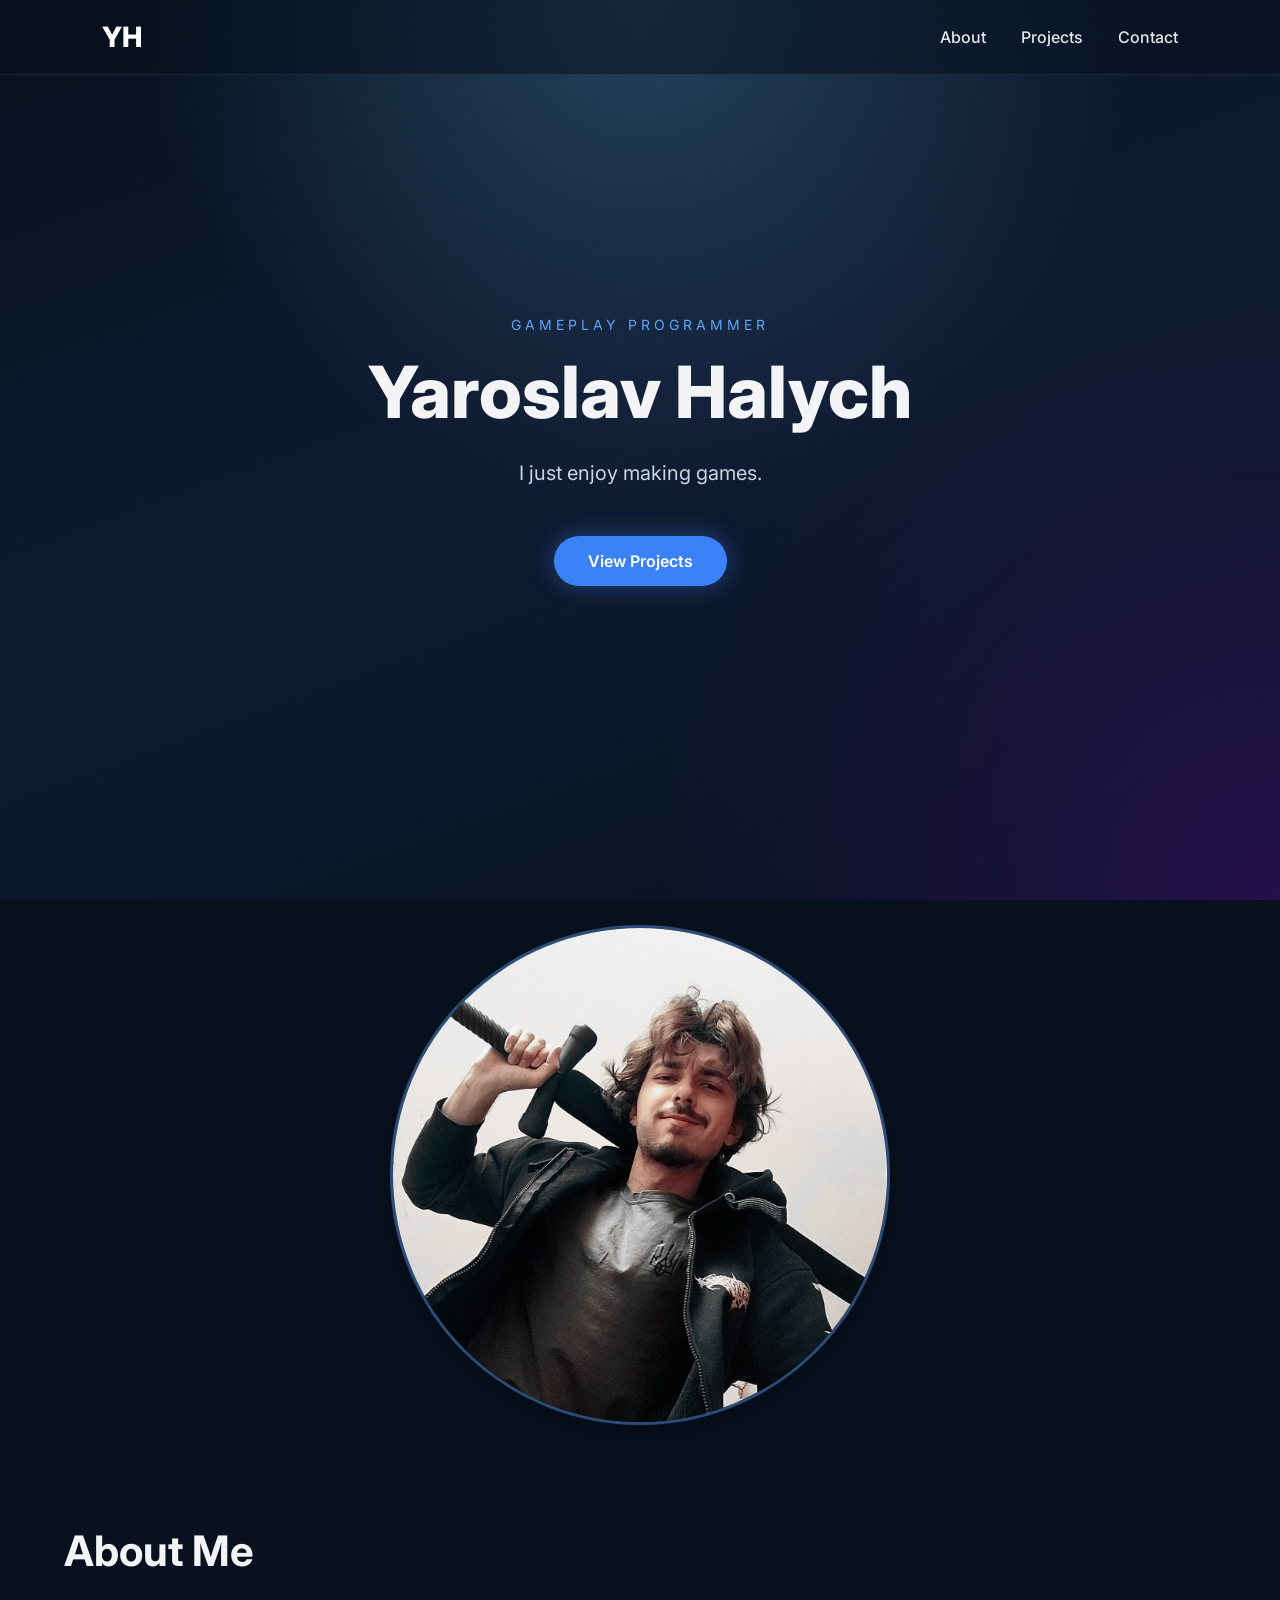
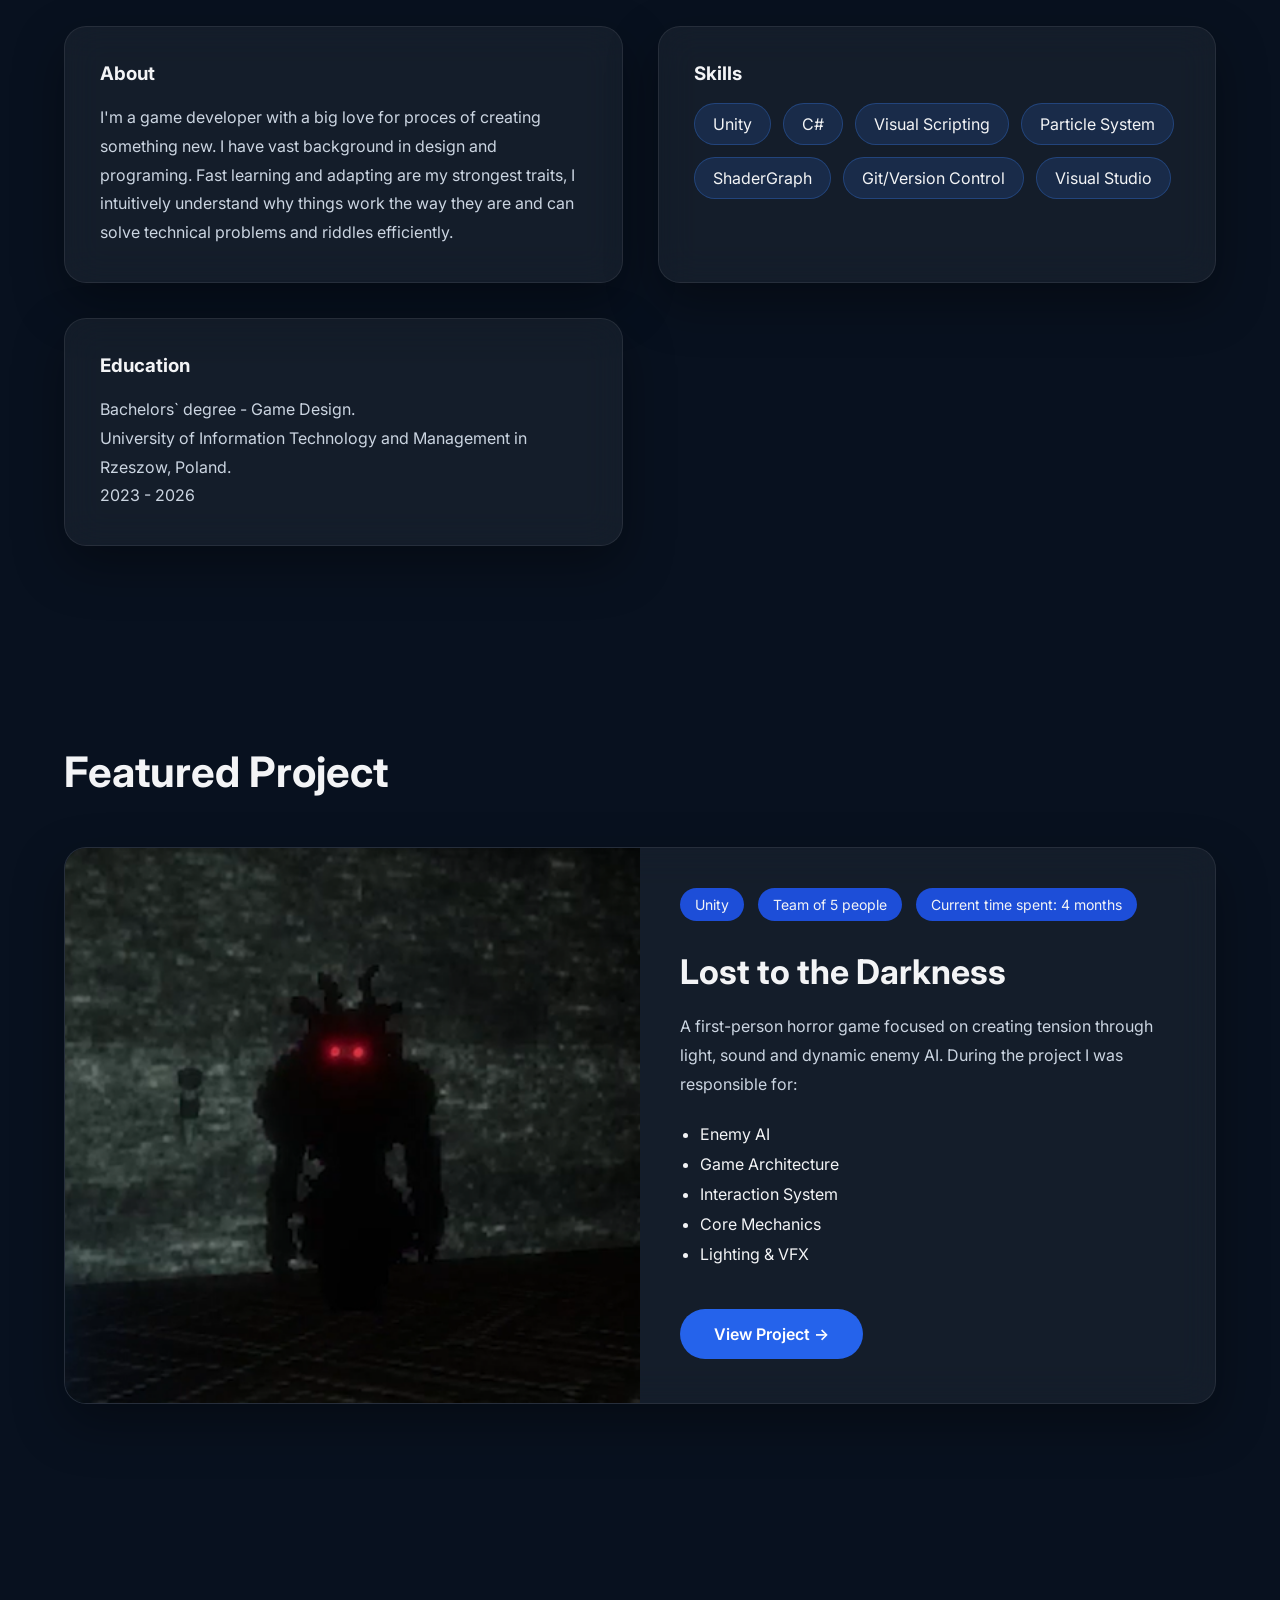
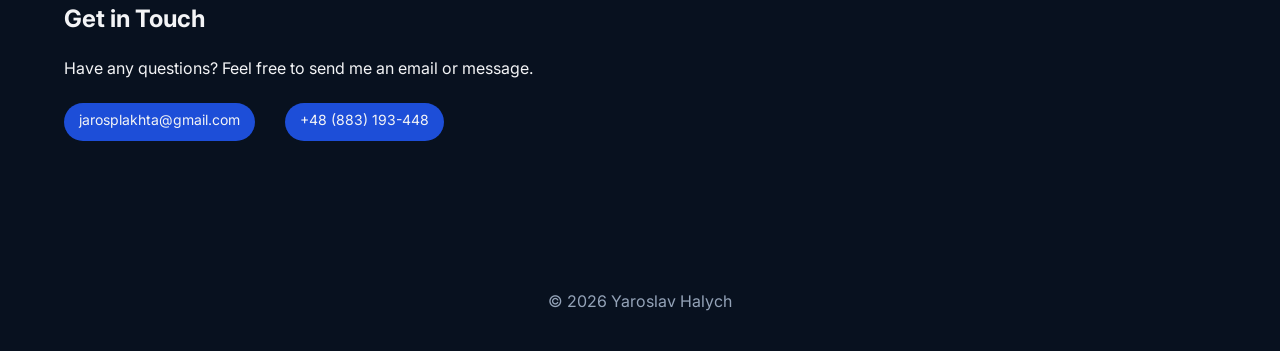
<file: index.html>
<!DOCTYPE html>
<html lang="en">

<head>
    <meta charset="UTF-8">
    <meta name="viewport" content="width=device-width, initial-scale=1.0">
    <title>Yaroslav Halych | Gameplay Programmer</title>

    <link rel="stylesheet" href="style.css">

    <link rel="preconnect" href="https://fonts.googleapis.com">
    <link rel="preconnect" href="https://fonts.gstatic.com" crossorigin>

    <link href="https://fonts.googleapis.com/css2?family=Inter:wght@300;400;500;600;700;800&display=swap"
        rel="stylesheet">
</head>

<body>

    <div class="background"></div>

    <nav>

        <div class="logo">
            YH
        </div>

        <ul>

            <li><a href="#about">About</a></li>

            <li><a href="#projects">Projects</a></li>

            <li><a href="#contact">Contact</a></li>

        </ul>

    </nav>

    <section class="hero">

        <div class="hero-content">

            <span class="subtitle">

                Gameplay Programmer

            </span>

            <h1>

                Yaroslav Halych

            </h1>

            <p>

                I just enjoy making games.

            </p>

            <div class="hero-buttons">

                <a href="#projects" class="primary">

                    View Projects

                </a>

            </div>

        </div>

    </section>

    <div class="profile-container">
        <img src="assets/Me.jpeg" class="profile-pic">
    </div>

    <section id="about">

        <h2>

            About Me

        </h2>

        <div class="about-grid">

            <div class="glass">

                <h3>

                    About

                </h3>

                <p>

                    I'm a game developer with a big love for proces of creating something new. I have vast background in design and programing.
                    Fast learning and adapting are my strongest traits, I intuitively understand why things work the way they are and can solve technical problems and riddles efficiently.

                </p>

            </div>

            <div class="glass">

                <h3>

                    Skills

                </h3>

                <div class="skills">

                    <span>Unity</span>

                    <span>C#</span>

                    <span>Visual Scripting</span>

                    <span>Particle System</span>

                    <span>ShaderGraph</span>



                    <span>Git/Version Control</span>

                    <span>Visual Studio</span>

                </div>

            </div>
            <div class="glass">
                <h3>
                    Education
                </h3>
                <p>
                    Bachelors` degree - Game Design.
                </p>
                <p>
                    University of Information Technology and Management in Rzeszow, Poland.
                </p>
                <p>
                    2023 - 2026
                </p>
            </div>

    </section>

    <section id="projects">

        <h2>

            Featured Project

        </h2>

        <article class="project-card">

            <div class="project-image">

                <!-- Replace with screenshot -->

                <img src="assets/Chort.png"
                     alt="Lost to the Darkness">

            </div>

            <div class="project-content">

                <span class="tag">

                    Unity

                </span>

                <span class="tag">

                    Team of 5 people

                </span>
                <span class="tag">

                    Current time spent: 4 months

                </span>

                <h3>

                    Lost to the Darkness

                </h3>

                <p>

                    A first-person horror game focused on creating
                    tension through light,
                    sound
                    and dynamic enemy AI.

                    During the project I was responsible for:

                </p>

                <ul>

                    <li>Enemy AI</li>

                    <li>Game Architecture</li>

                    <li>Interaction System</li>

                    <li>Core Mechanics</li>

                    <li>Lighting & VFX</li>

                </ul>

                <a class="project-button"
                   href="projects/lost-to-the-darkness.html">

                    View Project →

                </a>

            </div>

        </article>

    </section>

    <section id="contact">
        <h1>
            Get in Touch
        </h1>
 
        <div class="contact">
            <p>
                Have any questions? Feel free to send me an email or message.
            </p>
            <div class="tag">

                <p>jarosplakhta@gmail.com</p>

            </div>
            <div class="tag">

                <p>+48 (883) 193-448</p>

            </div>
        </div>

    </section>

    <footer>

        <p>

            © 2026 Yaroslav Halych

        </p>

    </footer>

    <script src="script.js"></script>

</body>

</html>
</file>
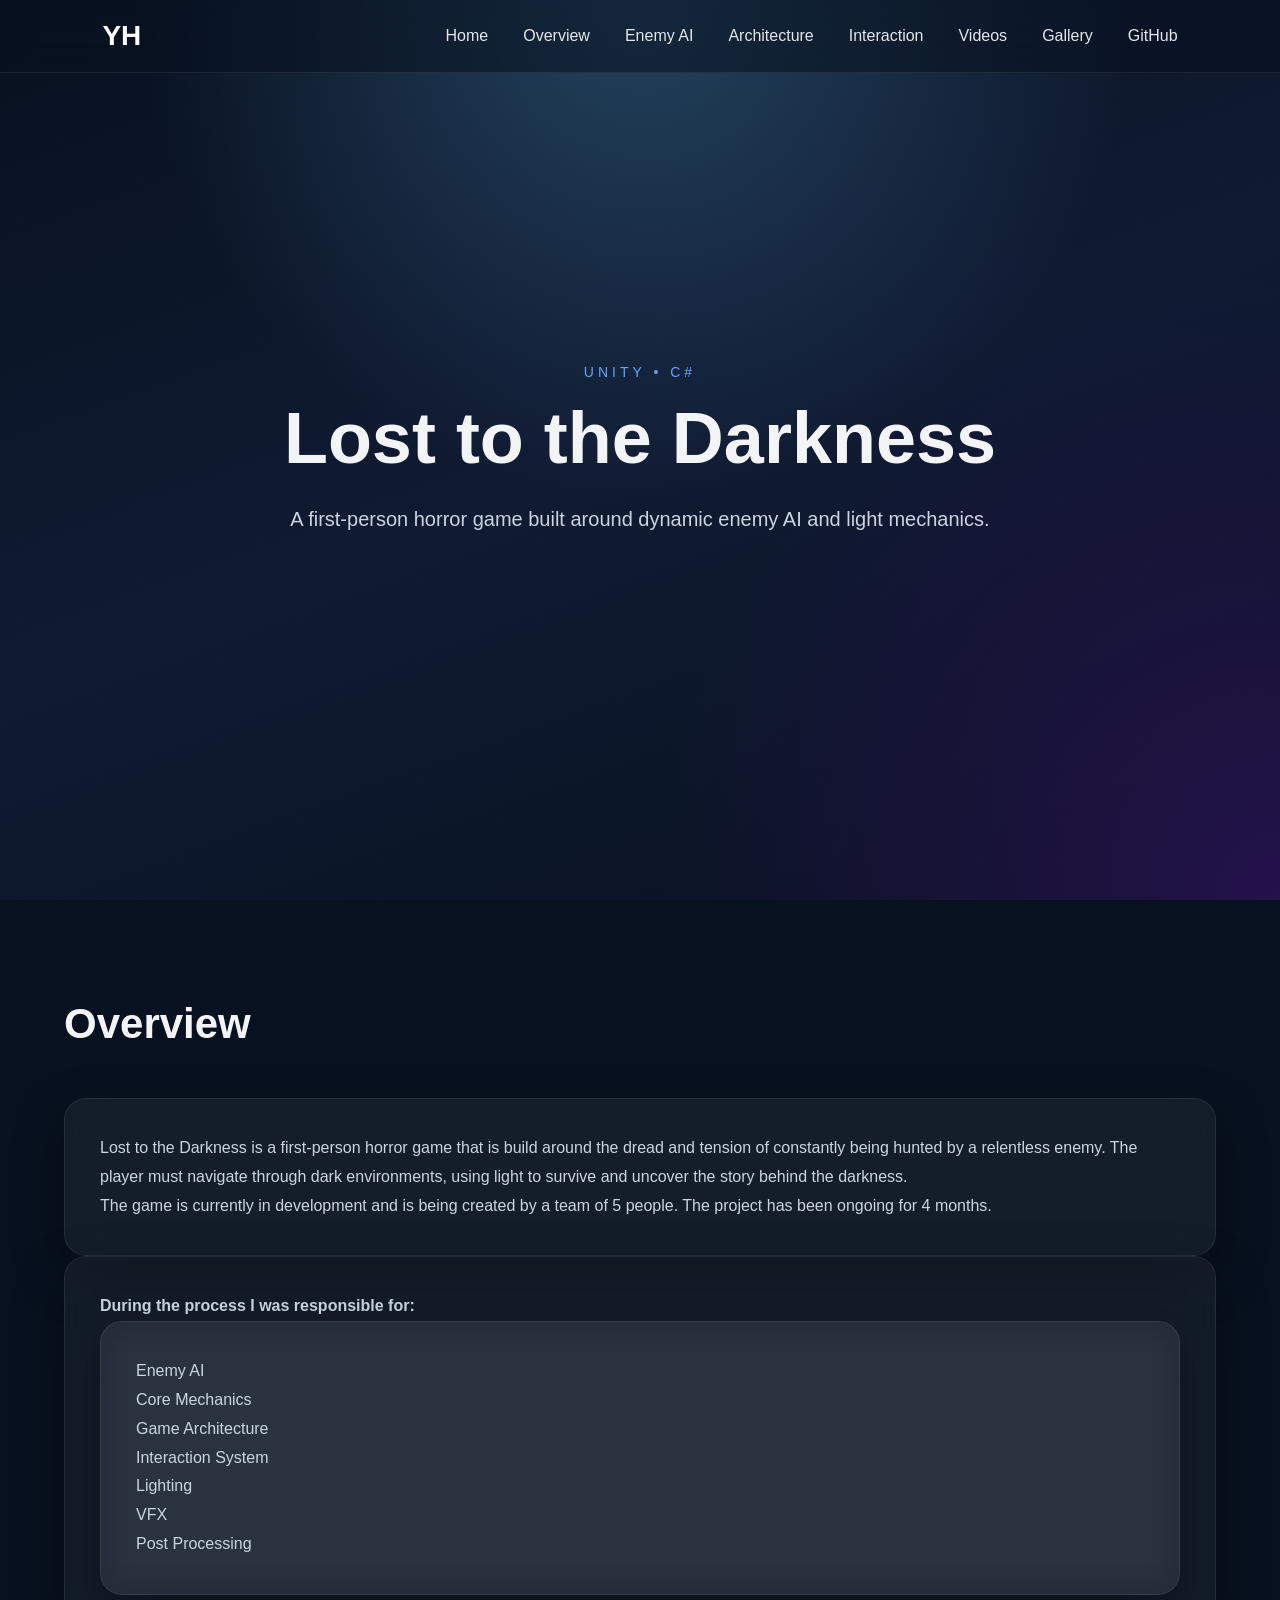
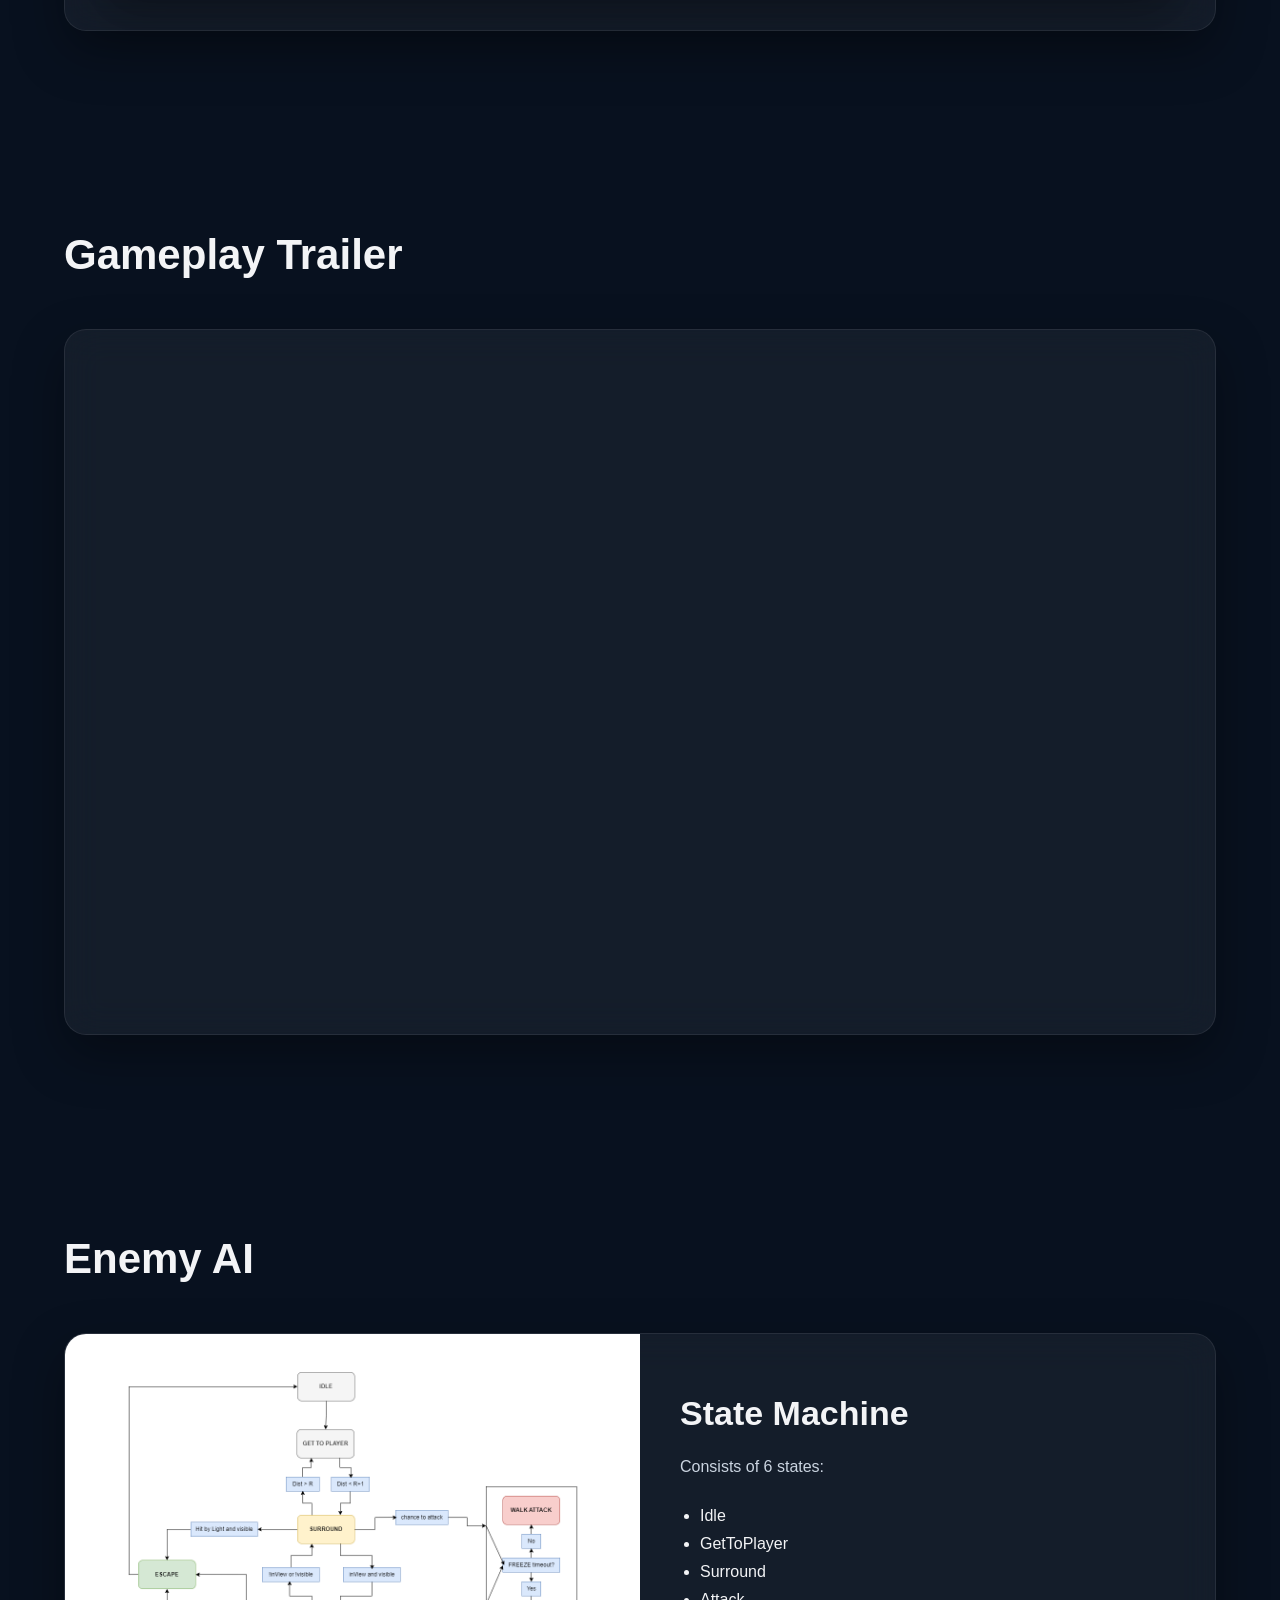
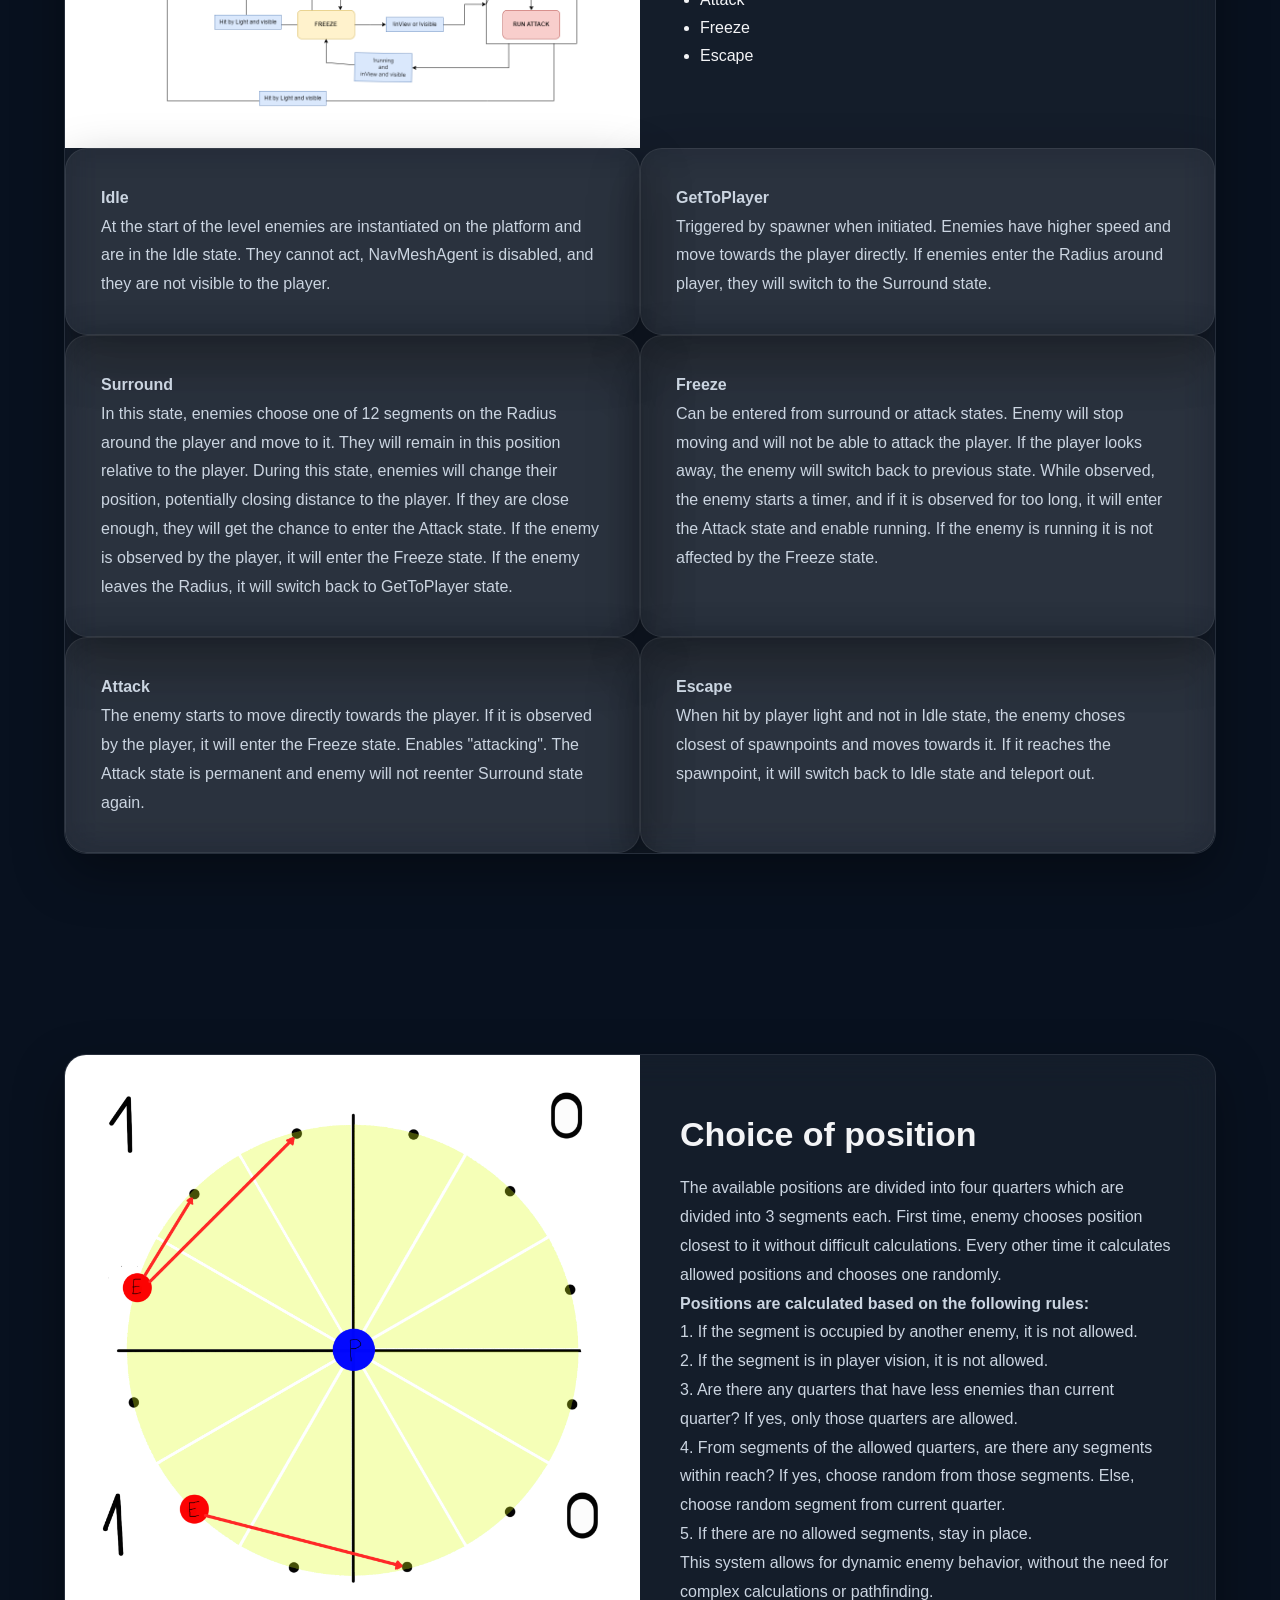
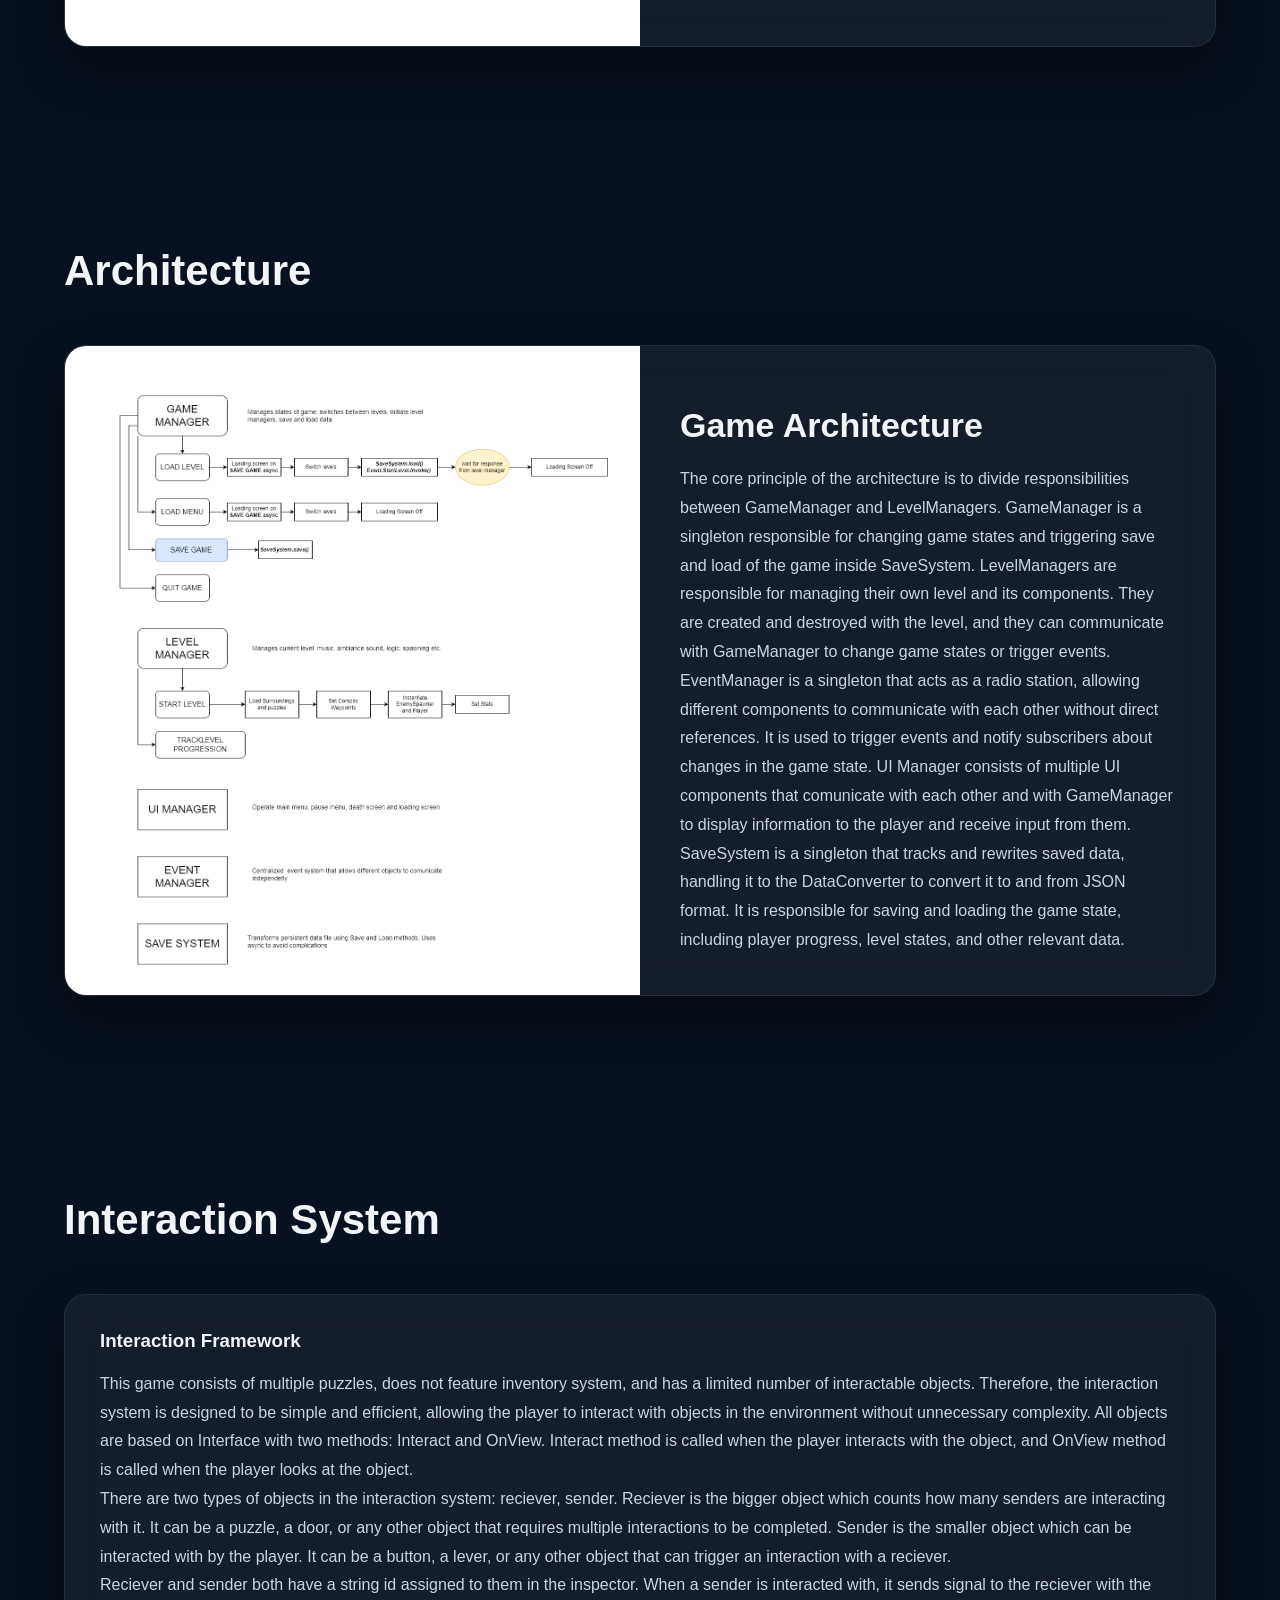
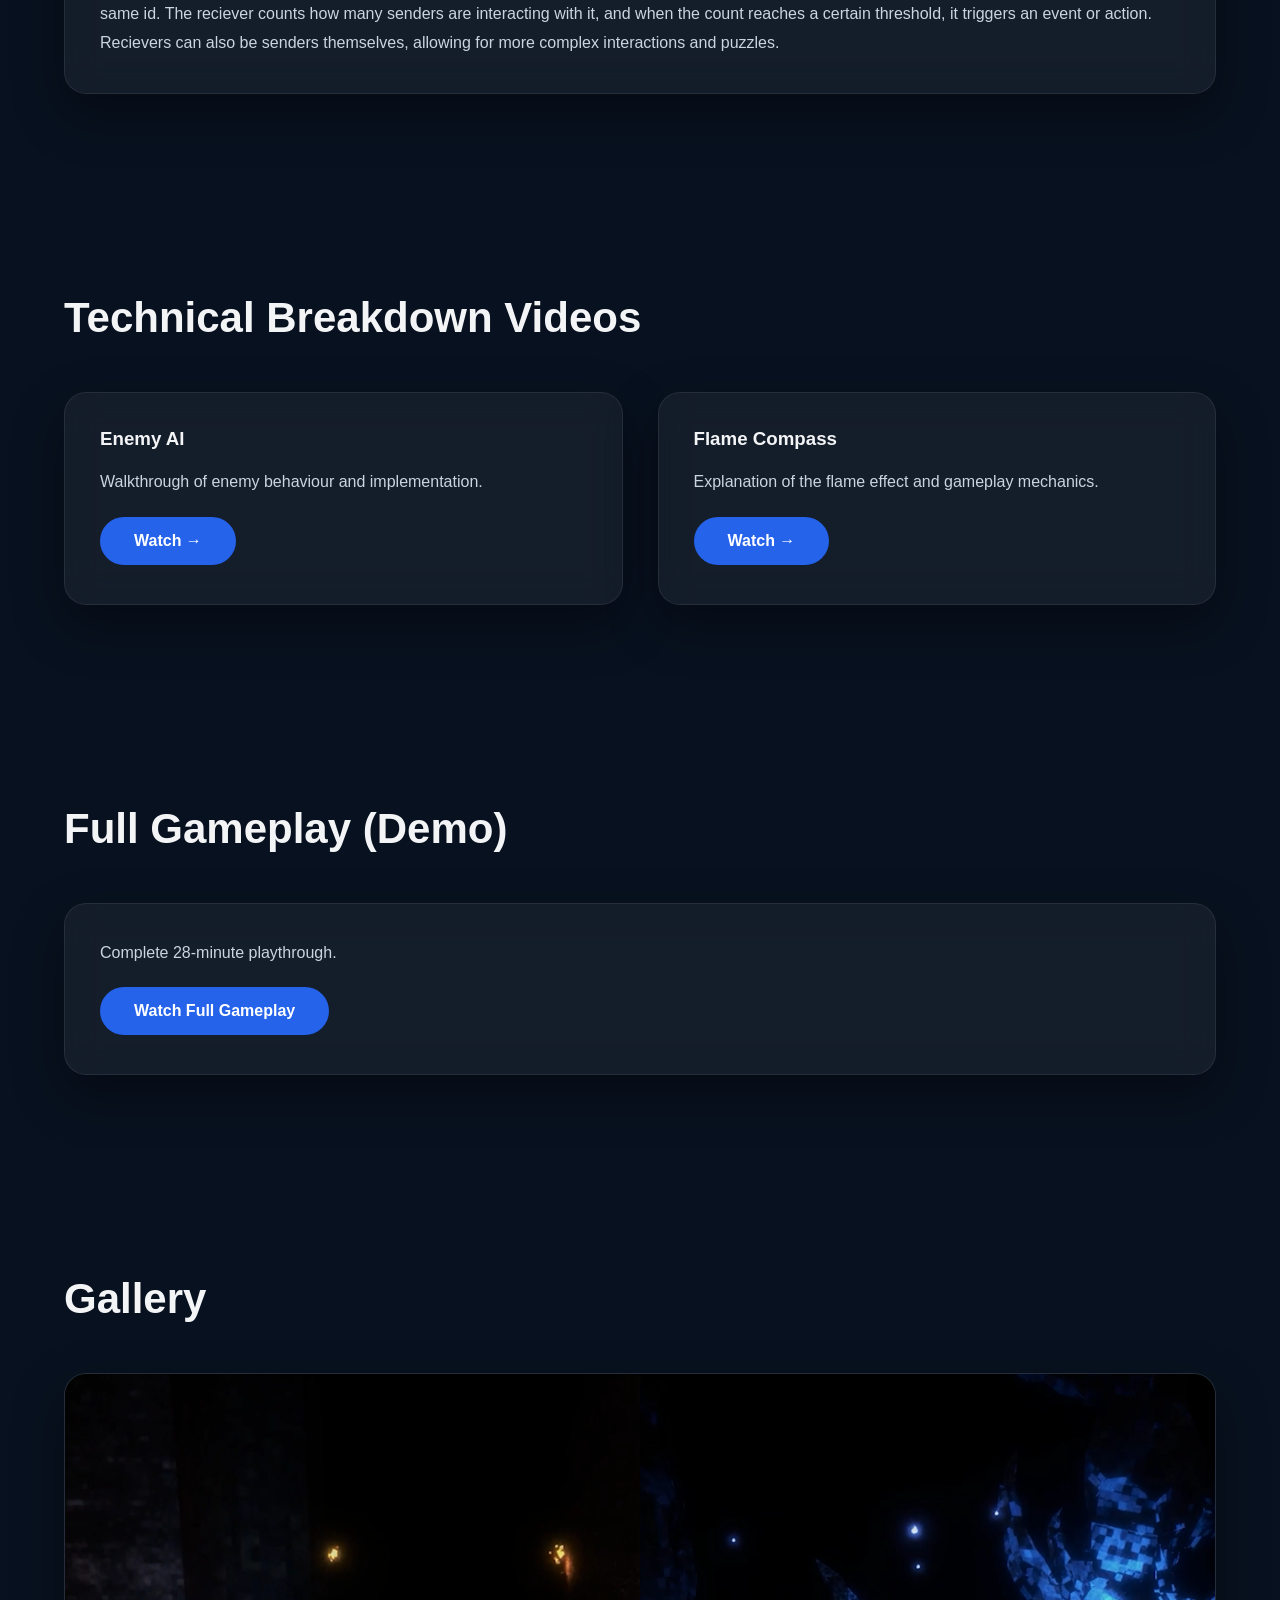
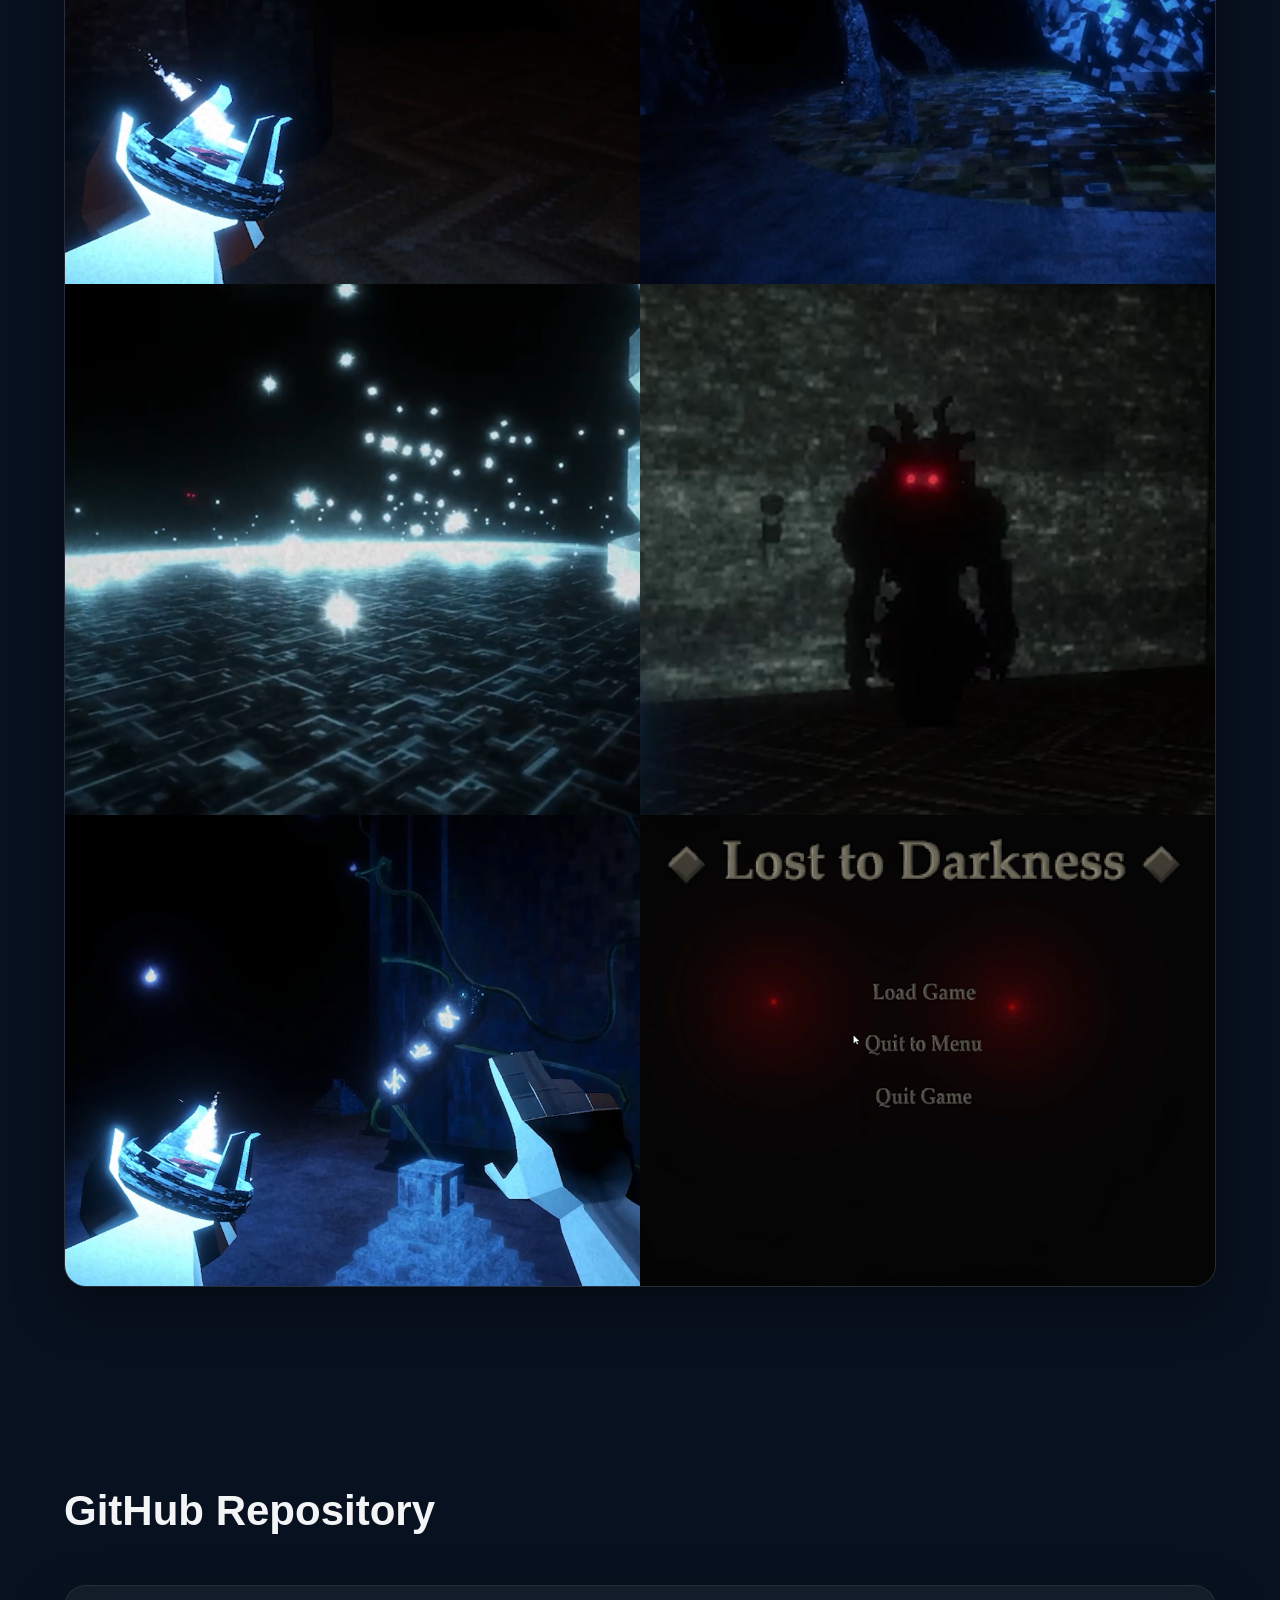
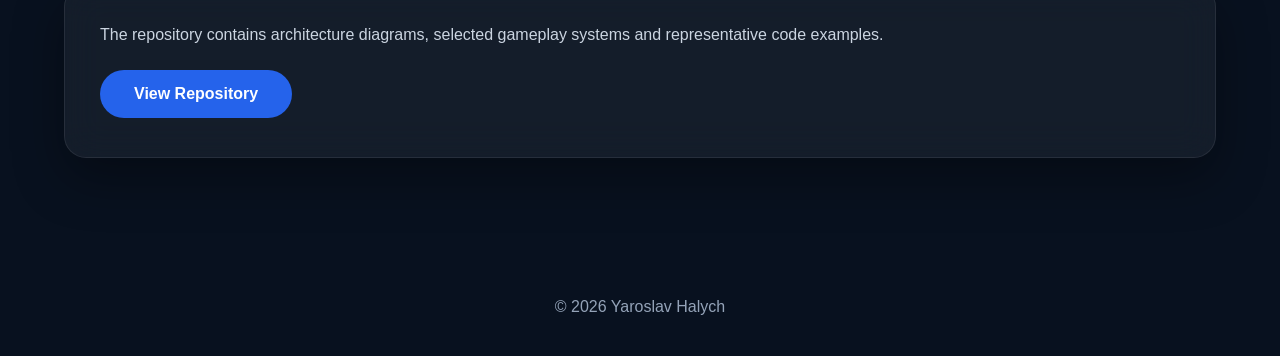
<file: projects/lost-to-the-darkness.html>
<!DOCTYPE html>
<html lang="en">

<head>

    <meta charset="UTF-8">

    <meta name="viewport"
          content="width=device-width, initial-scale=1.0">

    <title>Lost to the Darkness</title>

    <link rel="stylesheet" href="../style.css">

</head>

<body>

<div class="background"></div>

<nav>

    <div class="logo">

        YH

    </div>

    <ul>

        <li>

            <a href="../index.html">

                Home

            </a>

        </li>

        <li>

            <a href="#overview">

                Overview

            </a>

        </li>

        <li>

            <a href="#ai">

                Enemy AI

            </a>

        </li>

        <li>

            <a href="#architecture">

                Architecture

            </a>

        </li>

        <li>

            <a href="#interaction">

                Interaction

            </a>

        </li>

        <li>

            <a href="#videos">

                Videos

            </a>

        </li>
        <li>

            <a href="#gallery">

                Gallery

            </a>

        </li>
        <li>

            <a href="#git">

                GitHub

            </a>

        </li>

    </ul>

</nav>

<section class="hero">

    <div class="hero-content">

        <span class="subtitle">

            Unity • C#

        </span>

        <h1>

            Lost to the Darkness

        </h1>

        <p>

            A first-person horror game built around
            dynamic enemy AI and
            light mechanics.

        </p>

    </div>

</section>

<section id="overview">

<h2>

Overview

</h2>

<div class="glass">

    <p>

        Lost to the Darkness is a first-person horror game that is build around the dread and tension of constantly being hunted by a relentless enemy.
        The player must navigate through dark environments, using light to survive and uncover the story behind the darkness.


    </p>
    <p>
        The game is currently in development and is being created by a team of 5 people. The project has been ongoing for 4 months.
    </p>


</div>

<div class="glass">
    <p>

        <strong>During the process I was responsible for:</strong>

    </p>

    <div class="glass">

        <p>Enemy AI</p>

        <p>Core Mechanics</p>

        <p>Game Architecture</p>

        <p>Interaction System</p>

        <p>Lighting</p>

        <p>VFX</p>

        <p>Post Processing</p>

    </div>

</div>

</section>

<section>

<h2>

Gameplay Trailer

</h2>

<div class="glass">

    <iframe width="1120" height="630" src="https://www.youtube.com/embed/G2rOr3u37Co?si=YfqCR4HEjmKwa41X" title="YouTube video player" frameborder="0" allow="accelerometer; autoplay; clipboard-write; encrypted-media; gyroscope; picture-in-picture; web-share" referrerpolicy="strict-origin-when-cross-origin" allowfullscreen></iframe>

</div>

</section>

<section id="ai">

    <h2>

        Enemy AI

    </h2>

    <div class="project-card">

        <div class="project-image">

            <img src="../assets/AIStateMachine.png"
                 alt="Enemy State Machine">

        </div>

        <div class="project-content">

            <h3>

                State Machine

            </h3>

            <p>
                Consists of 6 states:

            </p>

            <ul>

                <li>Idle</li>

                <li>GetToPlayer</li>

                <li>Surround</li>

                <li>Attack</li>

                <li>Freeze</li>

                <li>Escape</li>

            </ul>

        </div>

        <div class="glass">
            <p>
                <strong> Idle </strong>
            </p>
            <p>
                At the start of the level enemies are instantiated on the platform and are in the Idle state.
                They cannot act, NavMeshAgent is disabled, and they are not visible to the player.
            </p>
        </div>
        <div class="glass">
            <p>
                <strong> GetToPlayer </strong>
            </p>
            <p>
                Triggered by spawner when initiated. Enemies have higher speed and move towards the player directly.
                If enemies enter the Radius around player, they will switch to the Surround state.
            </p>
        </div>
        <div class="glass">
            <p>
                <strong> Surround </strong>
            </p>
            <p>
                In this state, enemies choose one of 12 segments on the Radius around the player and move to it. They will remain in this position relative to the player.
                During this state, enemies will change their position, potentially closing distance to the player. If they are close enough, they will get the chance to enter the Attack state.
                If the enemy is observed by the player, it will enter the Freeze state. If the enemy leaves the Radius, it will switch back to GetToPlayer state.
            </p>
        </div>
        <div class="glass">
            <p>
                <strong> Freeze </strong>
            </p>
            <p>
                Can be entered from surround or attack states. Enemy will stop moving and will not be able to attack the player. If the player looks away, the enemy will switch back to previous state.
                While observed, the enemy starts a timer, and if it is observed for too long, it will enter the Attack state and enable running.
                If the enemy is running it is not affected by the Freeze state.
            </p>
        </div>
        <div class="glass">
            <p>
                <strong> Attack </strong>
            </p>
            <p>
                The enemy starts to move directly towards the player. If it is observed by the player, it will enter the Freeze state.
                Enables "attacking".
                The Attack state is permanent and enemy will not reenter Surround state again.
            </p>
        </div>
        <div class="glass">
            <p>
                <strong> Escape </strong>
            </p>
            <p>
                When hit by player light and not in Idle state, the enemy choses closest of spawnpoints and moves towards it. If it reaches the spawnpoint, it will switch back to Idle state and teleport out.
            </p>
        </div>
    </div>

</section>

<section>
    <div class="project-card">

        <div class="project-image">

            <img src="../assets/SegmentsDiagram.png"
                 alt="Enemy State Machine">

        </div>
        <div class="project-content">

            <h3>

                Choice of position

            </h3>

            <p>
                The available positions are divided into four quarters which are divided into 3 segments each. First time, enemy chooses position closest to it without difficult calculations.
                Every other time it calculates allowed positions and chooses one randomly.
            </p>
            <p>
                <strong>Positions are calculated based on the following rules:</strong>
            </p>
            <p>
                1. If the segment is occupied by another enemy, it is not allowed.
            </p>
            <p>
                2. If the segment is in player vision, it is not allowed.
            </p>
            <p>
                3. Are there any quarters that have less enemies than current quarter? If yes, only those quarters are allowed.
            </p>
            <p>
                4. From segments of the allowed quarters, are there any segments within reach? If yes, choose random from those segments. Else, choose random segment from current quarter.
            </p>
            <p>
                5. If there are no allowed segments, stay in place.
            </p>
            <p>
                This system allows for dynamic enemy behavior, without the need for complex calculations or pathfinding.
            </p>

        </div>
    </div>
</section>

<section id="architecture">

<h2>

Architecture

</h2>

<div class="project-card">

<div class="project-image">

<img

src="../assets/ArchitectureDiagram.png"

alt="Architecture">

</div>

<div class="project-content">

<h3>

Game Architecture

</h3>

<p>

    The core principle of the architecture is to divide responsibilities between GameManager and LevelManagers.
    GameManager is a singleton responsible for changing game states and triggering save and load of the game inside SaveSystem.
    LevelManagers are responsible for managing their own level and its components. They are created and destroyed with the level, and they can communicate with GameManager to change game states or trigger events.
    EventManager is a singleton that acts as a radio station, allowing different components to communicate with each other without direct references. It is used to trigger events and notify subscribers about changes in the game state.
    UI Manager consists of multiple UI components that comunicate with each other and with GameManager to display information to the player and receive input from them.
    SaveSystem is a singleton that tracks and rewrites saved data, handling it to the DataConverter to convert it to and from JSON format. It is responsible for saving and loading the game state, including player progress, level states, and other relevant data.
</p>

</div>

</div>

</section>

<section id="interaction">

<h2>

Interaction System

</h2>

<div class="glass">

<h3>

Interaction Framework

</h3>

<p>
    This game consists of multiple puzzles, does not feature inventory system, and has a limited number of interactable objects. Therefore, the interaction system is designed to be simple and efficient, allowing the player to interact with objects in the environment without unnecessary complexity.
    All objects are based on Interface with two methods: Interact and OnView. Interact method is called when the player interacts with the object, and OnView method is called when the player looks at the object. 
</p>

<p>
    There are two types of objects in the interaction system: reciever, sender.
    Reciever is the bigger object which counts how many senders are interacting with it. It can be a puzzle, a door, or any other object that requires multiple interactions to be completed.
    Sender is the smaller object which can be interacted with by the player. It can be a button, a lever, or any other object that can trigger an interaction with a reciever.
</p>

<p>
    Reciever and sender both have a string id assigned to them in the inspector. When a sender is interacted with, it sends signal to the reciever with the same id. The reciever counts how many senders are interacting with it, and when the count reaches a certain threshold, it triggers an event or action.
</p>
<p>
    Recievers can also be senders themselves, allowing for more complex interactions and puzzles.
</div>

</section>

<section id="videos">

<h2>

Technical Breakdown Videos

</h2>

<div class="about-grid">

<div class="glass">

<h3>

Enemy AI

</h3>

<p>

Walkthrough of enemy behaviour
and implementation.

</p>

<a

class="project-button"

href="https://youtu.be/xAkPl9MlbTk"

target="_blank">

Watch →

</a>

</div>

<div class="glass">

<h3>

Flame Compass

</h3>

<p>

Explanation of the flame effect
and gameplay mechanics.

</p>

<a

class="project-button"

href="https://youtu.be/sUosHnnWPDw"

target="_blank">

Watch →

</a>

</div>

</div>

</section>

<section>

    <h2>

        Full Gameplay (Demo)

    </h2>

    <div class="glass">

        <p>

            Complete 28-minute playthrough.

        </p>

        <a class="project-button"
           href="https://youtu.be/1kkIF3KKq-w"
           target="_blank">

            Watch Full Gameplay

        </a>

    </div>

</section>

<section id="gallery">
    <h2>
        Gallery
    </h2>

    <div class="project-card">
        <div class="project-image">
            <img src="../assets/Gal1.png"
                 alt="Gallery Image 1">
        </div>
        <div class="project-image">
            <img src="../assets/Gal2.png"
                 alt="Gallery Image 2">
        </div>
        <div class="project-image">
            <img src="../assets/Gal3.png"
                 alt="Gallery Image 3">
        </div>
        <div class="project-image">
            <img src="../assets/Chort.png"
                 alt="Gallery Image 4">
        </div>
        <div class="project-image">
            <img src="../assets/Gal4.png"
                 alt="Gallery Image 3">
        </div>
        <div class="project-image">
            <img src="../assets/Gal5.png"
                 alt="Gallery Image 4">
        </div>
    </div>
  

</section>

<section id="git">

<h2>

GitHub Repository

</h2>

<div class="glass">

<p>

The repository contains architecture diagrams,
selected gameplay systems
and representative code examples.

</p>

<a

class="project-button"

href="https://github.com/SCPMurloc/Lost-To-The-Darkness-Demo-"

target="_blank">

View Repository

</a>

</div>

</section>

<footer>

<p>

© 2026 Yaroslav Halych

</p>

</footer>

<script src="../script.js"></script>

</body>

</html>
</file>
<file: style.css>
/* =========================
   RESET
========================= */

*{
    margin:0;
    padding:0;
    box-sizing:border-box;
}

html{
    scroll-behavior:smooth;
}

body{

    font-family:"Inter",sans-serif;

    background:#08111f;

    color:#F3F4F6;

    overflow-x:hidden;
}

/* =========================
   BACKGROUND
========================= */

.background{

    position:fixed;

    inset:0;

    z-index:-2;

    background:
    radial-gradient(circle at top,#24435f 0%,transparent 45%),
    radial-gradient(circle at bottom right,#24124b 0%,transparent 40%),
    linear-gradient(160deg,#08111f,#101b33,#08111f);

}

.background::after{

    content:"";

    position:absolute;

    inset:0;

    background-image:
    radial-gradient(rgba(255,255,255,.03) 1px,transparent 1px);

    background-size:40px 40px;

    opacity:.35;

}

/* =========================
   NAVIGATION
========================= */

nav{

    position:fixed;

    top:0;

    width:100%;

    padding:20px 8%;

    display:flex;

    justify-content:space-between;

    align-items:center;

    backdrop-filter:blur(16px);

    background:rgba(8,17,31,.55);

    border-bottom:1px solid rgba(255,255,255,.08);

    z-index:1000;

}

.logo{

    font-size:28px;

    font-weight:800;

    color:white;

}

nav ul{

    display:flex;

    gap:35px;

    list-style:none;

}

nav a{

    text-decoration:none;

    color:#E5E7EB;

    transition:.25s;

    font-weight:500;

}

nav a:hover{

    color:#60A5FA;

}

/* =========================
   HERO
========================= */

.hero{

    min-height:100vh;

    display:flex;

    justify-content:center;

    align-items:center;

    text-align:center;

    padding:0 20px;

}

.hero-content{

    max-width:850px;

}

.subtitle{

    color:#60A5FA;

    letter-spacing:4px;

    text-transform:uppercase;

    font-size:14px;

}

.hero h1{

    margin-top:20px;

    font-size:72px;

    font-weight:800;

    line-height:1.05;

}

.hero p{

    margin-top:25px;

    font-size:20px;

    color:#CBD5E1;

    line-height:1.8;

}

/* =========================
   BUTTONS
========================= */

.hero-buttons{

    margin-top:45px;

    display:flex;

    justify-content:center;

    gap:20px;

    flex-wrap:wrap;

}

.primary,
.secondary,
.project-button{

    display:inline-block;

    text-decoration:none;

    padding:15px 34px;

    border-radius:999px;

    font-weight:600;

    transition:.25s;

}

.primary{

    background:#3B82F6;

    color:white;

    box-shadow:0 0 25px rgba(59,130,246,.4);

}

.primary:hover{

    transform:translateY(-4px);

    box-shadow:0 15px 40px rgba(59,130,246,.45);

}

.secondary{

    border:1px solid rgba(255,255,255,.2);

    color:white;

}

.secondary:hover{

    background:rgba(255,255,255,.06);

}

.project-button{

    background:#2563EB;

    color:white;

    margin-top:20px;

}

.project-button:hover{

    transform:translateY(-3px);

}

/* =========================
   SECTIONS
========================= */

section{

    width:min(1200px,90%);

    margin:auto;

    padding:100px 0;

}

section h2{

    font-size:42px;

    margin-bottom:50px;

}

/* =========================
   GLASS CARDS
========================= */

.glass,
.project-card{

    background:rgba(255,255,255,.05);

    border:1px solid rgba(255,255,255,.08);

    backdrop-filter:blur(18px);

    border-radius:22px;

    box-shadow:0 20px 50px rgba(0,0,0,.35);

}

.about-grid{

    display:grid;

    grid-template-columns:1fr 1fr;

    gap:35px;

}

.glass{

    padding:35px;

}

.glass h3{

    margin-bottom:18px;

}

.glass p{

    color:#CBD5E1;

    line-height:1.8;

}

/* =========================
   PROFILE PICTURE
========================= */

.profile-container {
    display: flex;
    flex-direction: column;
    align-items: center;
    justify-content: center;
    margin-top: 25px;
}

.profile-pic {
    width: 500px;
    height: 500px;
    border-radius: 50%;
    object-fit: cover;
    border: 3px solid rgba(96, 165, 250, 0.4);
    box-shadow: 0 10px 25px rgba(0, 0, 0, 0.3);
}

.profile-text {
    margin-top: 12px;
    font-size: 14px;
    color: #94A3B8;
    text-align: center;
}

/* =========================
   SKILLS
========================= */

.skills{

    display:flex;

    flex-wrap:wrap;

    gap:12px;

}

.skills span{

    padding:10px 18px;

    border-radius:999px;

    background:rgba(59,130,246,.15);

    border:1px solid rgba(59,130,246,.3);

}

/* =========================
   PROJECT CARD
========================= */

.project-card{

    display:grid;

    grid-template-columns:1fr 1fr;

    overflow:hidden;

    transition:.35s;

}

.project-card:hover{

    transform:translateY(-8px);

}

.project-image img{

    width:100%;

    height:100%;

    object-fit:cover;

}

.project-content{

    padding:40px;

}

.project-content h3{

    font-size:34px;

    margin:20px 0;

}

.project-content p{

    color:#CBD5E1;

    line-height:1.8;

}

.project-content ul{

    margin:25px 0;

    padding-left:20px;

}

.project-content li{

    margin-bottom:10px;

}

/* =========================
   TAGS
========================= */

.tag{

    display:inline-block;

    margin-right:10px;

    margin-bottom:10px;

    padding:8px 15px;

    border-radius:999px;

    background:#1D4ED8;

    font-size:14px;

}

/* =========================
   CONTACT
========================= */



.contact{

    display:flex;

    gap:20px;

    flex-wrap:wrap;

    margin-top: 25px

}

.contact p {

    width: 100%; 

    margin-bottom: 5px; 

}



.contact a{

    color:white;

    text-decoration:none;

    padding:14px 28px;

    border-radius:999px;

    background:rgba(255,255,255,.05);

    transition:.25s;

}

.contact a:hover{

    background:#2563EB;

}

/* =========================
   FOOTER
========================= */

footer{

    text-align:center;

    padding:40px;

    color:#94A3B8;

}

/* =========================
   RESPONSIVE
========================= */

@media(max-width:900px){

.hero h1{

    font-size:52px;

}

.about-grid{

    grid-template-columns:1fr;

}

.project-card{

    grid-template-columns:1fr;

}

nav{

    flex-direction:column;

    gap:20px;

}

nav ul{

    flex-wrap:wrap;

    justify-content:center;

}

}

@media(max-width:600px){

.hero h1{

    font-size:40px;

}

.hero p{

    font-size:18px;

}

section h2{

    font-size:32px;

}

.primary,
.secondary{

    width:100%;

    text-align:center;

}

}

/* ================================
   Reveal Animation
================================ */

.hidden {
    opacity: 0;
    transform: translateY(40px);
    transition: all .8s ease;
}

.show {
    opacity: 1;
    transform: translateY(0);
}

/* ================================
   Navbar Scroll
================================ */

.nav-scrolled {
    background: rgba(8,17,31,.9);
    box-shadow: 0 15px 35px rgba(0,0,0,.35);
}

/* ================================
   Active Navigation
================================ */

nav a.active {
    color: #60A5FA;
}

/* ================================
   Fancy Buttons
================================ */

.primary,
.secondary,
.project-button {
    position: relative;
    overflow: hidden;
}

    .primary::before,
    .secondary::before,
    .project-button::before {
        content: "";
        position: absolute;
        left: var(--x);
        top: var(--y);
        width: 0;
        height: 0;
        border-radius: 50%;
        background: rgba(255,255,255,.15);
        transform: translate(-50%,-50%);
        transition: .4s;
    }

    .primary:hover::before,
    .secondary:hover::before,
    .project-button:hover::before {
        width: 300px;
        height: 300px;
    }
</file>
